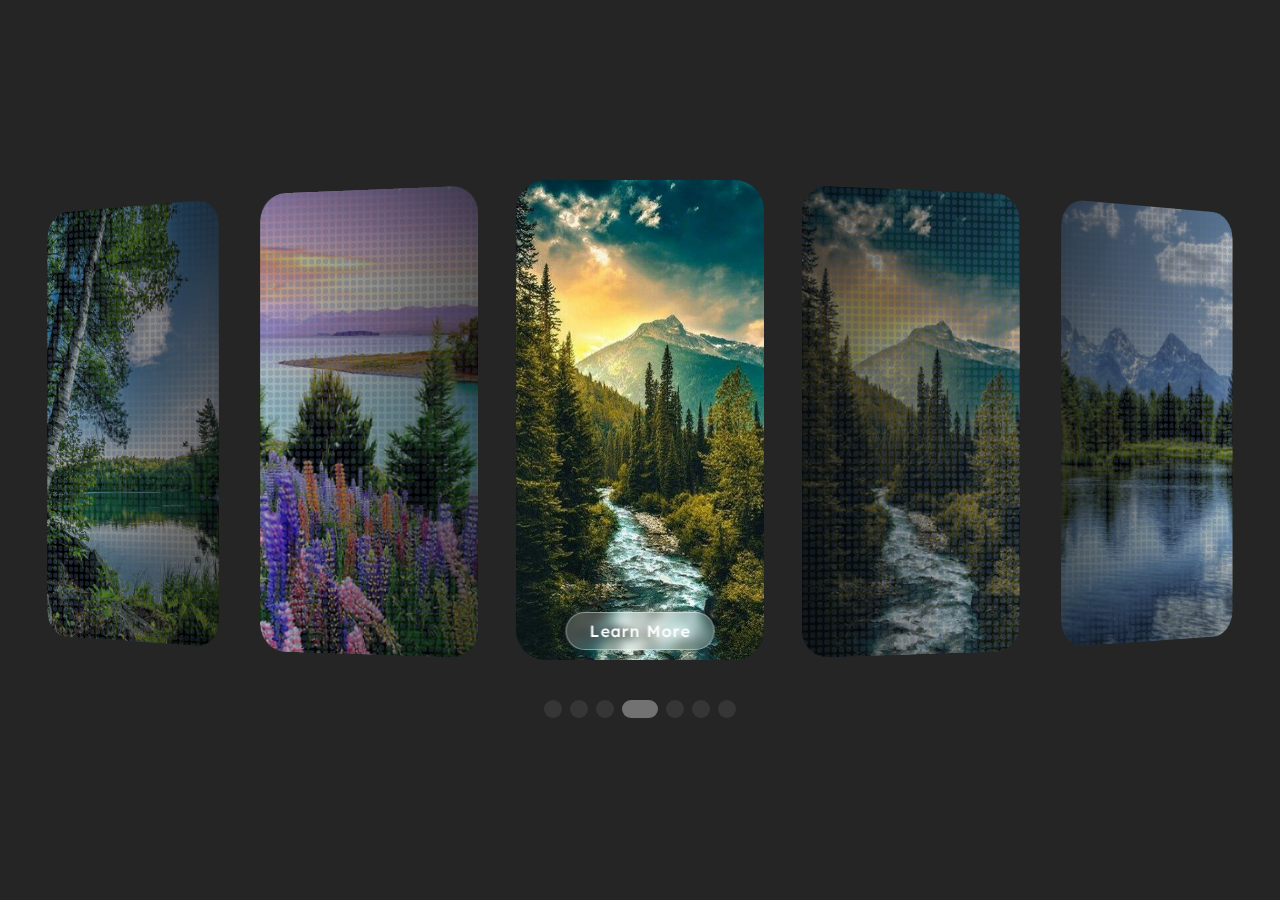
<file: Махмутова2видео/index.html>
<!DOCTYPE html>
<html lang="en">
  <head>
    <meta charset="UTF-8" />
    <meta name="viewport" content="width=device-width, initial-scale=1.0" />
    <title>Махмутова</title>
    <link
      rel="stylesheet"
      href="https://cdn.jsdelivr.net/npm/swiper@11/swiper-bundle.min.css"
    />
    <link rel="stylesheet" href="style.css" />
  </head>
  <body>
    <section>
      <div class="swiper">
        <div class="swiper-wrapper">
          <div class="swiper-slide">
            <div class="card">
              <div class="front">
                <img src="./img/1.jpg" alt="" />
                <button>Learn More</button>
              </div>
              <div class="back">
                <img src="./img/1.jpg" alt="" />
                <p>
                  Lorem ipsum, dolor sit amet consectetur adipisicing elit.
                  Voluptatem assumenda non accusantium corporis minus alias?
                </p>
              </div>
            </div>
          </div>

          <div class="swiper-slide">
            <div class="card">
              <div class="front">
                <img src="./img/2.jpg" alt="" />
                <button>Learn More</button>
              </div>
              <div class="back">
                <img src="./img/2.jpg" alt="" />
                <p>
                  Lorem ipsum, dolor sit amet consectetur adipisicing elit.
                  Voluptatem assumenda non accusantium corporis minus alias?
                </p>
              </div>
            </div>
          </div>

          <div class="swiper-slide">
            <div class="card">
              <div class="front">
                <img src="./img/3.jpg" alt="" />
                <button>Learn More</button>
              </div>
              <div class="back">
                <img src="./img/3.jpg" alt="" />
                <p>
                  Lorem ipsum, dolor sit amet consectetur adipisicing elit.
                  Voluptatem assumenda non accusantium corporis minus alias?
                </p>
              </div>
            </div>
          </div>

          <div class="swiper-slide">
            <div class="card">
              <div class="front">
                <img src="./img/4.jpg" alt="" />
                <button>Learn More</button>
              </div>
              <div class="back">
                <img src="./img/4.jpg" alt="" />
                <p>
                  Lorem ipsum, dolor sit amet consectetur adipisicing elit.
                  Voluptatem assumenda non accusantium corporis minus alias?
                </p>
              </div>
            </div>
          </div>

          <div class="swiper-slide">
            <div class="card">
              <div class="front">
                <img src="./img/5.jpg" alt="" />
                <button>Learn More</button>
              </div>
              <div class="back">
                <img src="./img/5.jpg" alt="" />
                <p>
                  Lorem ipsum, dolor sit amet consectetur adipisicing elit.
                  Voluptatem assumenda non accusantium corporis minus alias?
                </p>
              </div>
            </div>
          </div>

          <div class="swiper-slide">
            <div class="card">
              <div class="front">
                <img src="./img/6.jpg" alt="" />
                <button>Learn More</button>
              </div>
              <div class="back">
                <img src="./img/6.jpg" alt="" />
                <p>
                  Lorem ipsum, dolor sit amet consectetur adipisicing elit.
                  Voluptatem assumenda non accusantium corporis minus alias?
                </p>
              </div>
            </div>
          </div>

          <div class="swiper-slide">
            <div class="card">
              <div class="front">
                <img src="./img/7.jpg" alt="" />
                <button>Learn More</button>
              </div>
              <div class="back">
                <img src="./img/7.jpg" alt="" />
                <p>
                  Lorem ipsum, dolor sit amet consectetur adipisicing elit.
                  Voluptatem assumenda non accusantium corporis minus alias?
                </p>
              </div>
            </div>
          </div>
        </div>
        <div class="swiper-pagination"></div>
      </div>
    </section>
    <script src="https://cdn.jsdelivr.net/npm/swiper@11/swiper-bundle.min.js"></script>
    <script src="main.js"></script>
  </body>
</html>
</file>
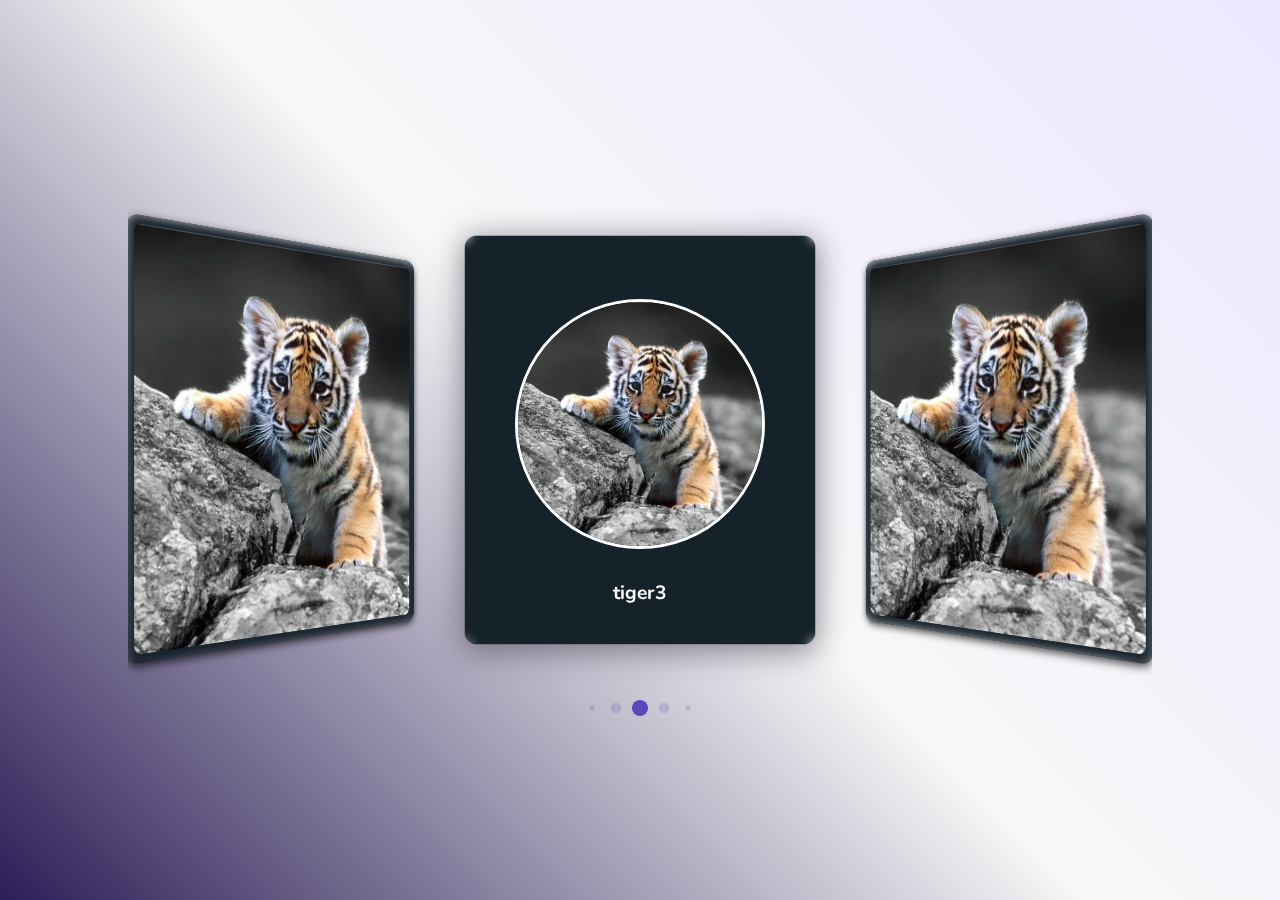
<file: Махмутова3видео/index.html>
<!DOCTYPE html>
<html lang="ru">
  <head>
    <meta charset="UTF-8" />
    <meta name="viewport" content="width=device-width, initial-scale=1.0" />
    <title>Махмутова</title>
    <link
      rel="stylesheet"
      href="https://cdn.jsdelivr.net/npm/swiper@11/swiper-bundle.min.css"
    />
    <link rel="stylesheet" href="style.css" />
  </head>
  <body>
    <div class="slider-container">
      <div class="swiper">
        <div class="swiper-wrapper">
          <div class="swiper-slide">
            <div class="image-wrapper">
              <img src="i.webp" alt="" loading="lazy">
            </div>
            <div class="container">
              <h1>tiger</h1>
            </div>
          </div>

          <div class="swiper-slide">
            <div class="image-wrapper">
              <img src="i.webp" alt="" loading="lazy">
            </div>
            <div class="container">
              <h1>tiger2</h1>
            </div>
          </div>

          <div class="swiper-slide">
            <div class="image-wrapper">
              <img src="i.webp" alt="" loading="lazy">
            </div>
            <div class="container">
              <h1>tiger3</h1>
            </div>
          </div>

          <div class="swiper-slide">
            <div class="image-wrapper">
              <img src="i.webp" alt="" loading="lazy">
            </div>
            <div class="container">
              <h1>tiger4</h1>
            </div>
          </div>

          <div class="swiper-slide">
            <div class="image-wrapper">
              <img src="i.webp" alt="" loading="lazy">
            </div>
            <div class="container">
              <h1>tiger5</h1>
            </div>
          </div>

          <div class="swiper-slide">
            <div class="image-wrapper">
              <img src="i.webp" alt="" loading="lazy">
            </div>
            <div class="container">
              <h1>tiger6</h1>
            </div>
          </div>

          <div class="swiper-slide">
            <div class="image-wrapper">
              <img src="i.webp" alt="" loading="lazy">
            </div>
            <div class="container">
              <h1>tiger7</h1>
            </div>
          </div>
        </div>
        <div class="swiper-pagination"></div>
      </div>
    </div>
    <script src="https://cdn.jsdelivr.net/npm/swiper@11/swiper-bundle.min.js"></script>
    <script src="main.js"></script>
  </body>
</html>
</file>
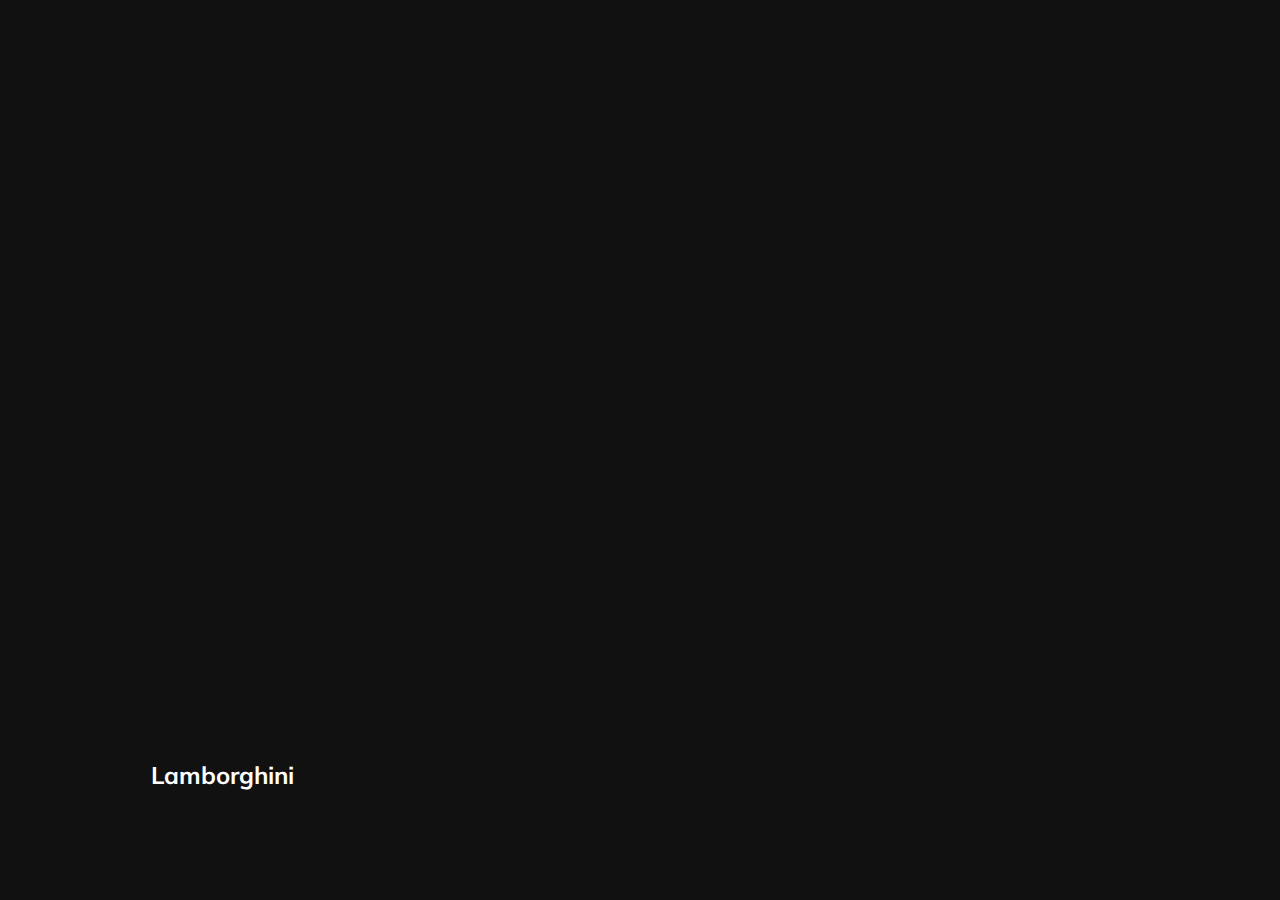
<file: Махмутова4видео/index.html>
<!DOCTYPE html>
<html lang="en">
<head>
  <meta charset="UTF-8">
  <meta name="viewport" content="width=device-width, initial-scale=1.0">
  <title>Махмутова</title>
  <link rel="stylesheet" href="style.css">
</head>
<body>
  <div class="container">
    <div class="slide" style="background-image: url('https://images.unsplash.com/photo-1583121274602-3e2820c69888?q=80&w=2070&auto=format&fit=crop&ixlib=rb-4.1.0&ixid=M3wxMjA3fDB8MHxwaG90by1wYWdlfHx8fGVufDB8fHx8fA%3D%3D')">
      <h3>Ferrari</h3>
    </div>
    <div class="slide" style="background-image: url('https://images.unsplash.com/photo-1511919884226-fd3cad34687c?q=80&w=2070&auto=format&fit=crop&ixlib=rb-4.1.0&ixid=M3wxMjA3fDB8MHxwaG90by1wYWdlfHx8fGVufDB8fHx8fA%3D%3D')">
      <h3>Lamborghini</h3>
    </div>
    <div class="slide" style="background-image: url('https://images.unsplash.com/photo-1552519507-da3b142c6e3d?q=80&w=2070&auto=format&fit=crop&ixlib=rb-4.1.0&ixid=M3wxMjA3fDB8MHxwaG90by1wYWdlfHx8fGVufDB8fHx8fA%3D%3D')">
      <h3>Camaro</h3>
    </div>
    <div class="slide" style="background-image: url('https://images.unsplash.com/photo-1618486613525-c694bf152b2c?q=80&w=2070&auto=format&fit=crop&ixlib=rb-4.1.0&ixid=M3wxMjA3fDB8MHxwaG90by1wYWdlfHx8fGVufDB8fHx8fA%3D%3D')">
      <h3>Aston</h3>
    </div>
    <div class="slide" style="background-image: url('https://images.unsplash.com/photo-1560958089-b8a1929cea89?q=80&w=2071&auto=format&fit=crop&ixlib=rb-4.1.0&ixid=M3wxMjA3fDB8MHxwaG90by1wYWdlfHx8fGVufDB8fHx8fA%3D%3D')">
      <h3>Tesla</h3>
    </div>
  </div>
  <script src="main.js"></script>
</body>
</html>
</file>
<file: Махмутова2видео/style.css>
@import url('https://fonts.googleapis.com/css2?family=Lexend:wght@100..900&family=Nanum+Gothic&display=swap');

*, *::after, *::before {
  margin: 0;
  padding: 0;
  box-sizing: border-box;
}

img {
  display: block;
  width: 100%;
  height: 100%;
}

body {
  display: flex;
  align-items: center;
  justify-content: center;
  height: 100vh;
  background: #252525;
}

section {
  width: 100%;
  padding: 20px;
}

.swiper {
  margin: 50px auto;
  padding-bottom: 60px;
  user-select: none;
}

.swiper-slide {
  position: relative;
  height: 500px;
  border-radius: 30px;
  overflow: hidden;
  filter: grayscale(20%) brightness(80%);
  will-change: transform;
}

.swiper-slide-active {
  perspective: 1000px;
  filter: grayscale(0) brightness(100%);
  padding: 10px 0;
  transition: all .3s ease-in-out;
  pointer-events: auto;
}

.swiper-slide .card {
  position: relative;
  width: 100%;
  height: 100%;
  transform-style: preserve-3d;
  transition: transform .5s;
}

.swiper-slide.flipped .card {
  transform: rotateY(180deg);
}

.swiper-slide .front, .swiper-slide .back {
  position: absolute;
  width: 100%;
  height: 100%;
  backface-visibility: hidden;
}

.swiper-slide .front::before {
  content: "";
  position: absolute;
  inset: 0;
  background: radial-gradient(
    circle closest-side,
    #658bd9 3px,
    transparent 3px
  );
  background-size: 8px 8px;
  transition: opacity .2s cubic-bezier(0.86, 0, 0.07, 1);
  opacity: 0.3;
}

.swiper-slide-active .front::before {
  opacity: 0;
}

.swiper-slide .back {
  opacity: 0;
  transform: rotateY(180deg);
  transition: opacity .3s;
}

.swiper-slide .back::before {
  content: "";
  position: absolute;
  inset: 0;
  background: rgba(35, 35, 39, 0.7);
  border-radius: inherit;
  backdrop-filter: blur(5px);
  -webkit-backdrop-filter: blur(5px);
  mix-blend-mode: darken;
}

.swiper-slide.flipped .back {
  opacity: 1;
}

.swiper-slide .back p {
  position: absolute;
  top: 50%;
  left: 50%;
  transform: translate(-50%, -50%);
  font-family: "Nanum Gothic", sans-serif;
  font-size: 1rem;
  line-height: 1.5;
  color: #fff;
  width: 80%;
}

.swiper-slide img {
  object-fit: cover;
  border-radius: 30px;
  pointer-events: none;
}

.swiper-slide button {
  position: absolute;
  bottom: 10px;
  left: 50%;
  transform: translateX(-50%) scale(1);
  background: rgba(255, 255, 255, 0.2);
  backdrop-filter: blur(5px);
  -webkit-backdrop-filter: blur(5px);
  color: #fff;
  font-family: "Lexend", sans-serif;
  font-size: 1rem;
  font-weight: 500;
  letter-spacing: 1px;
  padding: 8px 0;
  text-align: center;
  width: 60%;
  outline: 0;
  border: 1px solid rgba(255, 255, 255, 0.4);
  border-radius: 30px;
  user-select: none;
  cursor: pointer;
  transition: all .2s ease-in-out;
  opacity: 0;
  pointer-events: none;
  will-change: transform;
}

.swiper-slide-active button {
  opacity: 1;
  pointer-events: auto;
}

.swiper-slide button:hover {
  transform: translateX(-50%) scale(0.98);
}

.swiper-pagination-bullet {
  width: 18px;
  height: 18px;
  background: #7e7e7e;
  border-radius: 50%;
  transition: all .6s ease-in-out;
}

.swiper-pagination-bullet-active {
  width: 36px;
  background: #717271;
  border-radius: 14px;
}
</file>
<file: Махмутова3видео/style.css>
@import url('https://fonts.googleapis.com/css2?family=Nunito:ital,wght@0,200..1000;1,200..1000&display=swap');

*, *::after, *::before {
  margin: 0;
  padding: 0;
  box-sizing: border-box;
}

img {
  display: block;
  object-fit: cover;
}

body {
  display: flex;
  align-items: center;
  justify-content: center;
  height: 100vh;
  background: #f7f8f8;
  background-image: linear-gradient(
    45deg,
    #2c1e57 0%,
    #f7f8f8 50%,
    #ede7ff 100%
  );
  font-family: "Nunito", sans-serif;
  overflow: hidden;
}

.slider-container {
  max-width: 1300px;
  width: 80%;
}

.swiper {
  width: 100%;
  padding: 60px 0 80px;
}

.swiper-slide {
  position: relative;
  width: 350px;
  aspect-ratio: 6/7;
  background: #16222a;
  background-image: url("https://plus.unsplash.com/premium_photo-1738847163527-895a2b0f5450?q=80&w=2070&auto=format&fit=crop&ixlib=rb-4.1.0&ixid=M3wxMjA3fDB8MHxwaG90by1wYWdlfHx8fGVufDB8fHx8fA%3D%3D");
  background-repeat: no-repeat;
  border-radius: 12px;
  box-shadow: 0px 3px 8px rgba(0, 0, 0, 0.7);
}

.swiper-slide::after {
  content: "";
  position: absolute;
  inset: 0;
  width: 100%;
  height: 100%;
  border-radius: inherit;
  backdrop-filter: blur(5px);
  -webkit-backdrop-filter: blur(5px);
}

.swiper-slide-active {
  box-shadow: 0 0 0 1px rgba(72, 69, 84, 0.3),
  0 5px 30px 3px rgba(72, 69, 84, 0.6);
}

.swiper-slide .container {
  position: absolute;
  inset: 0;
  width: 100%;
  height: 100%;
  color: #fff;
  z-index: 1;
}

.swiper-slide .container h1 {
  position: absolute;
  left: 50%;
  bottom: 25px;
  transform: translate(-50%, -50%);
  width: max-content;
  font-size: 1.2rem;
  text-align: center;
  opacity: 0;
  transition: opacity 1.5s;
}

.swiper-slide-active .container h1 {
  opacity: 1;
  transition: opacity 1.5s ease-in-out .3s;
}

.image-wrapper img {
  position: absolute;
  inset: 2%;
  width: 96%;
  height: 96%;
  border: 0;
  border-radius: 8px;
  z-index: 2;
  transition: all .9s cubic-bezier(0.445, 0.05, 0.55, 0.95) .3s;
  will-change: transform;
}

.swiper-slide-active .image-wrapper img {
  top: 40%;
  left: 50%;
  transform: translate(-50%, -40%);
  width: 250px;
  height: 250px;
  border: 3px solid #fff;
  border-radius: 50%;
}

.swiper-pagination-bullet {
  width: 16px;
  height: 16px;
  background: #5a47bc;
  border-radius: 50%;
}

@media (max-width: 450px) {
  .slider-container {
    width: 90%;
  }

  .swiper-slide {
    width: 300px;
  }

  .swiper-slide .container h1 {
    font-size: 1.1rem;
  }

  .swiper-slide-active .image-wrapper img {
    width: 180px;
    height: 180px;
  }

  .swiper-pagination-bullet {
    width: 12px;
    height: 12px;
  }
}
</file>
<file: Махмутова4видео/style.css>
@import url('https://fonts.googleapis.com/css2?family=Mulish:ital,wght@0,200..1000;1,200..1000&display=swap');

* {
  box-sizing: border-box;
}

body {
  font-family: "Mulish", sans-serif;
  overflow: hidden;
  margin: 0;
  background: #111;
  height: 100vh;
  display: flex;
  justify-content: center;
  align-items: center;
}

.container {
  width: 100%;
  display: flex;
  padding: 0 20px;
}

.slide {
  height: 80vh;
  border-radius: 20px;
  margin: 10px;
  cursor: pointer;
  color: #fff;
  flex: 1;
  background-size: cover;
  background-position: center;
  background-repeat: no-repeat;
  position: relative;
  transition: all .5s ease-in-out;
}

.slide h3 {
  position: absolute;
  font-size: 24px;
  bottom: 20px;
  left: 20px;
  margin: 0;
  opacity: 0;
}

.slide.active {
  flex: 10;
}

.slide.active h3 {
  opacity: 1;
  transition: opacity .3s ease-in .4s;
}
</file>
